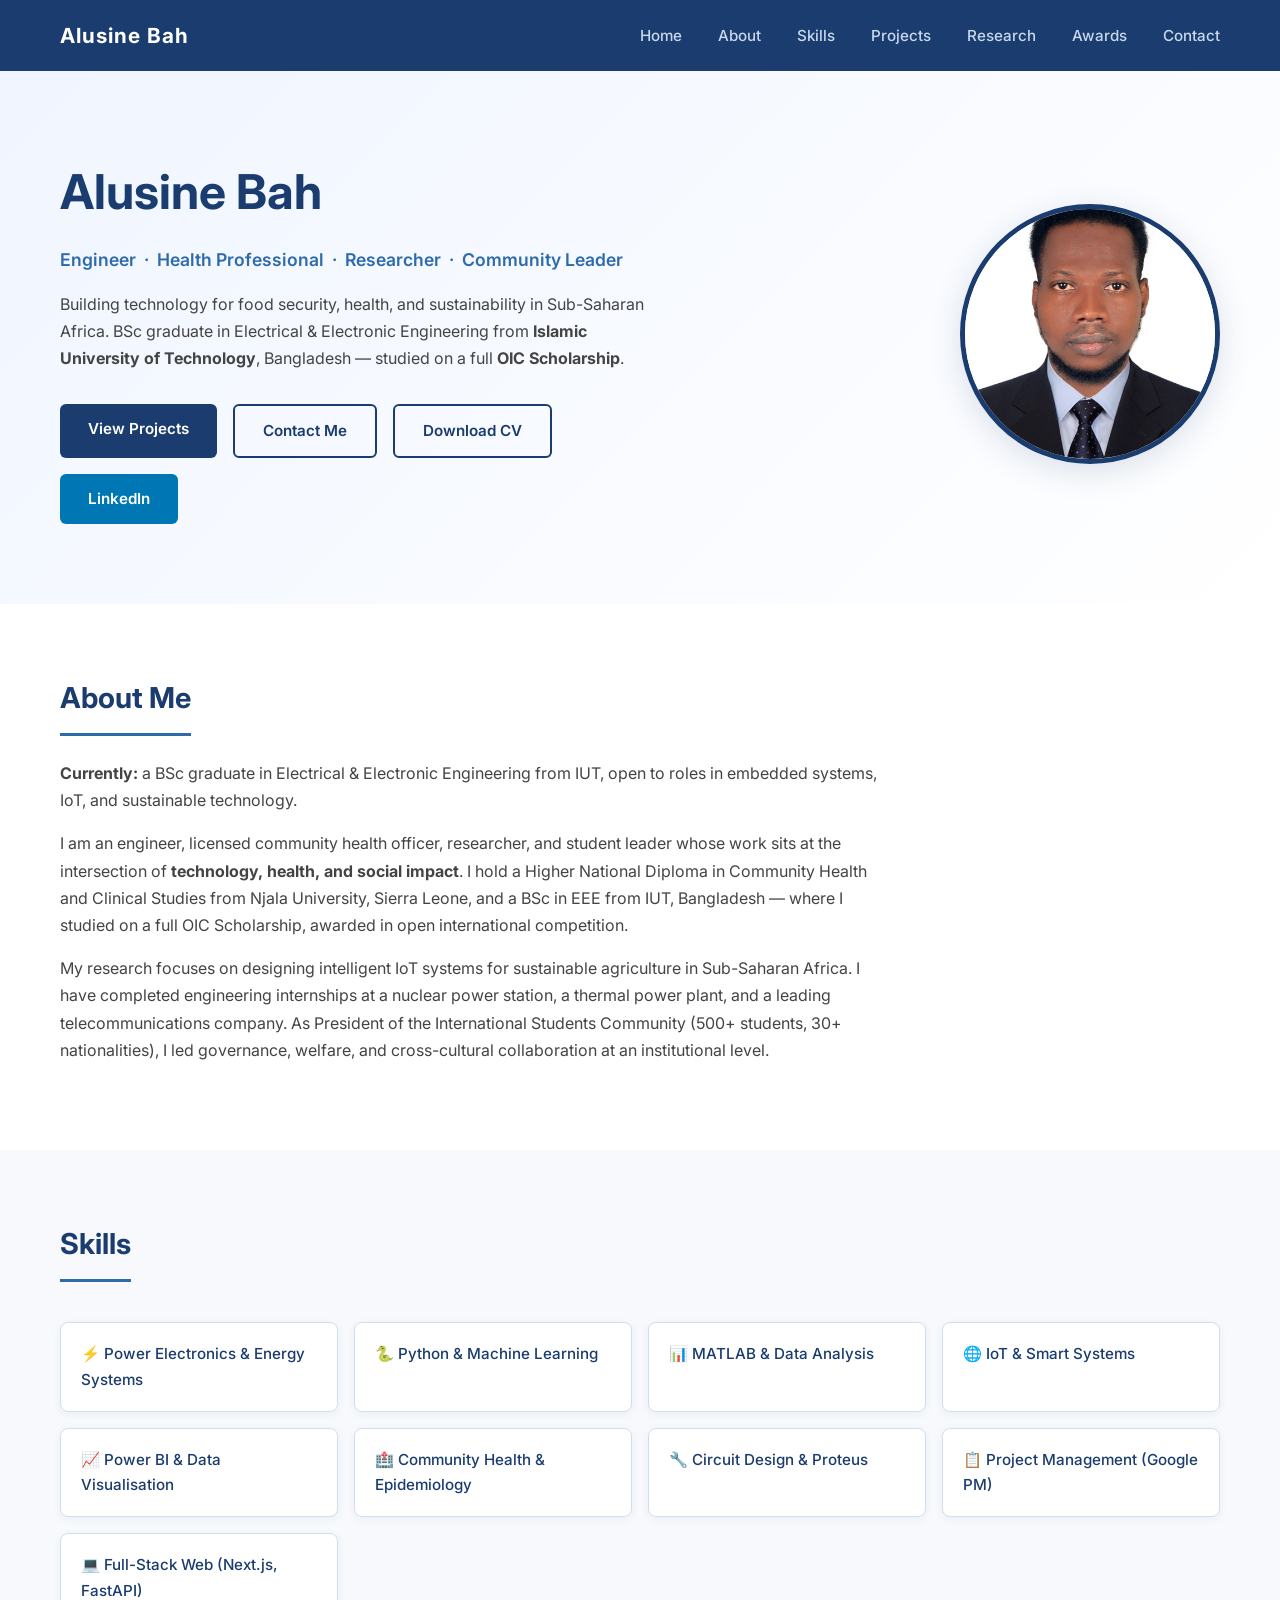
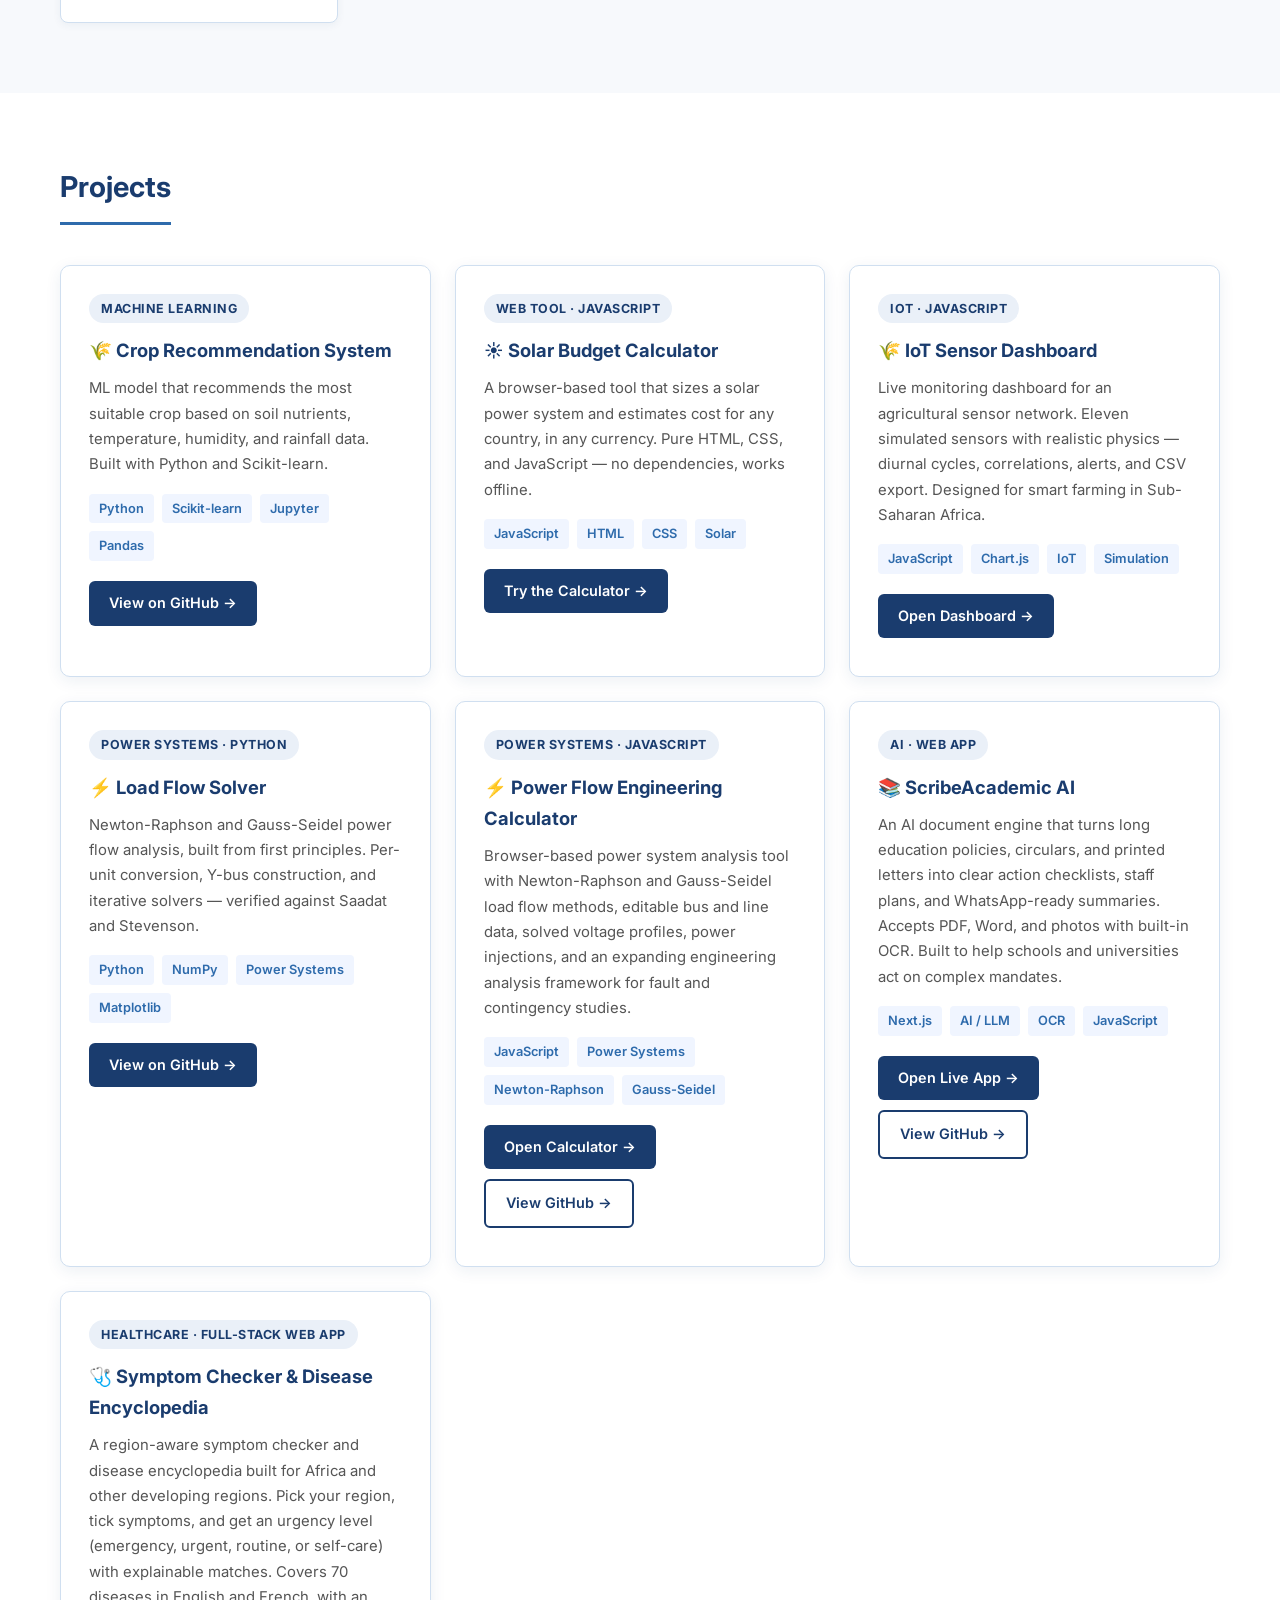
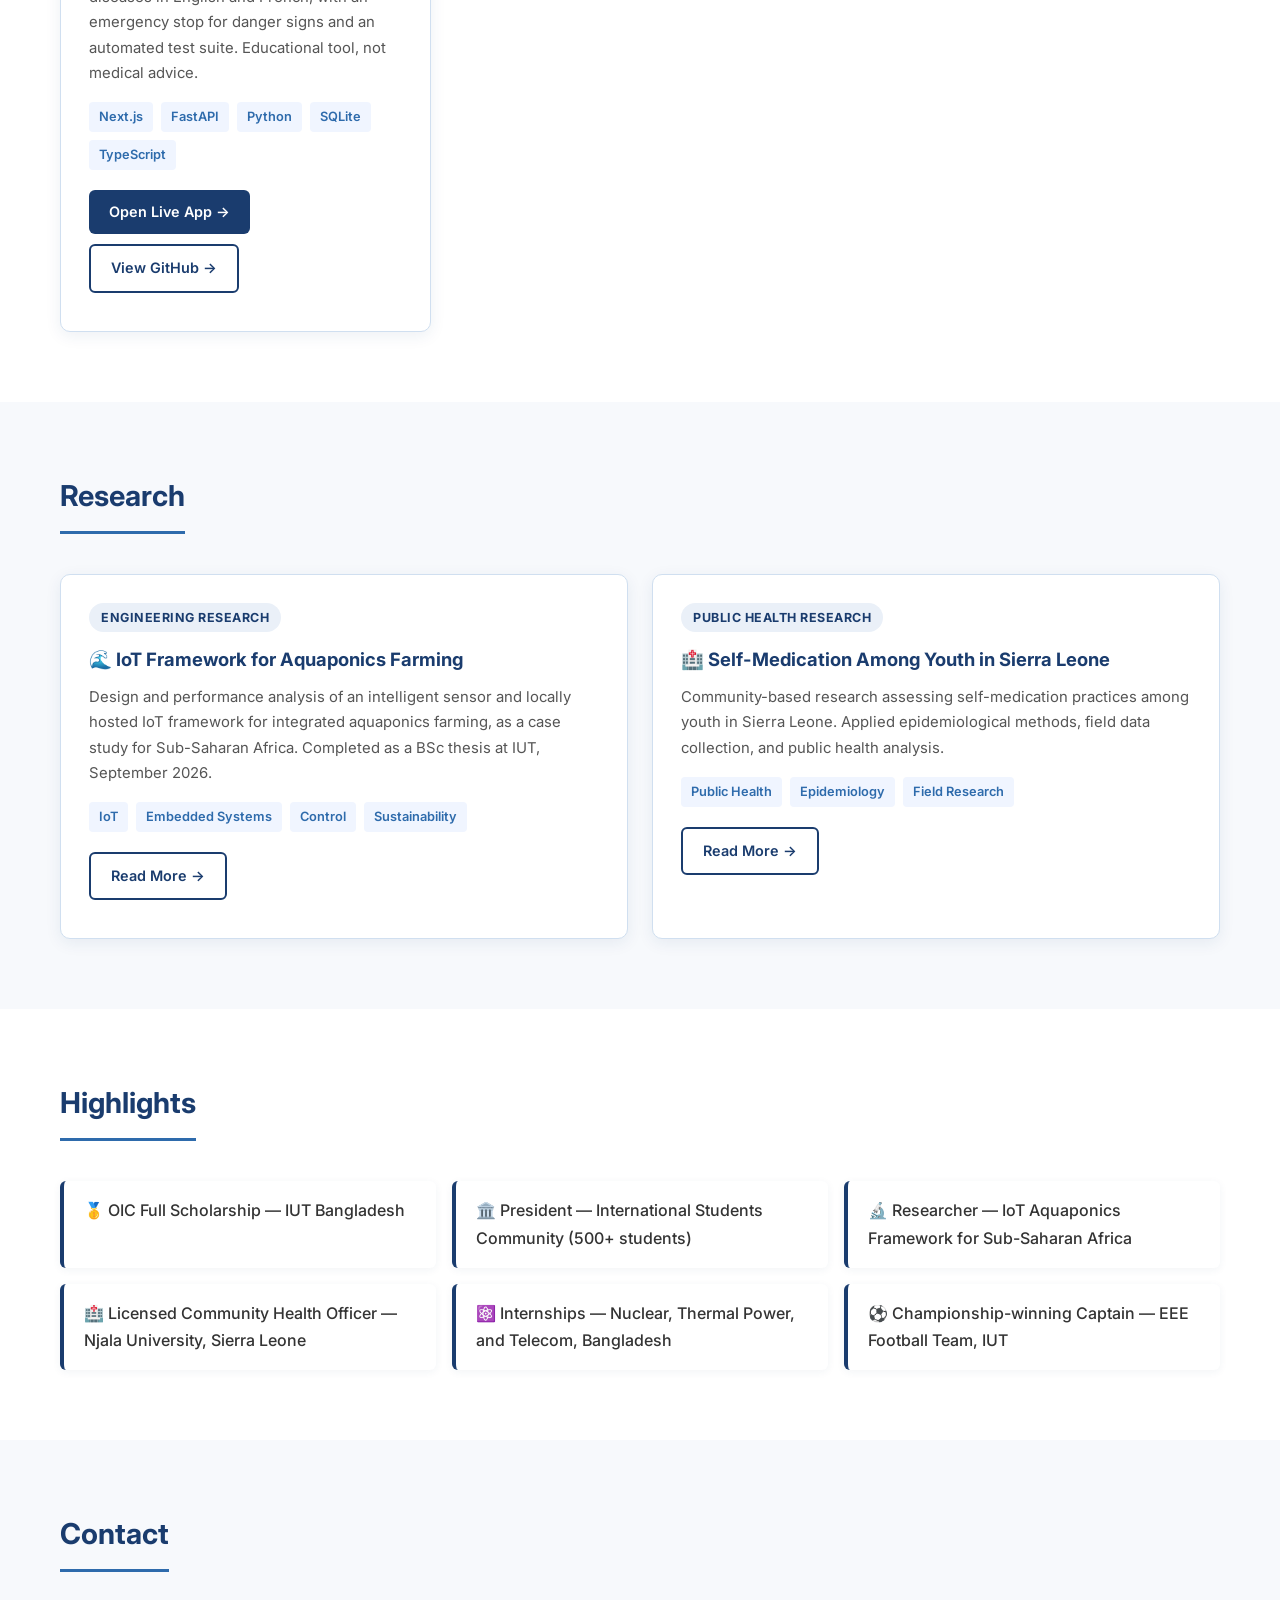
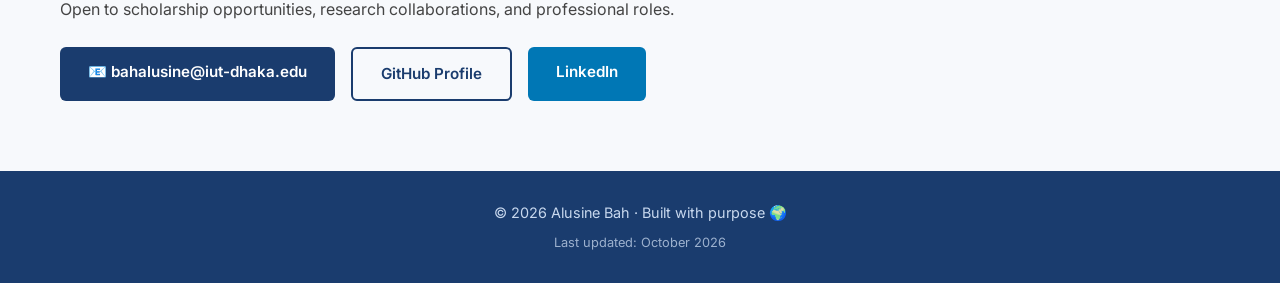
<file: index.html>
<!DOCTYPE html>
<html lang="en">
<head>
    <!-- Google tag (gtag.js) -->
  <script async src="https://www.googletagmanager.com/gtag/js?id=G-558FV3DWNY"></script>
  <script>
    window.dataLayer = window.dataLayer || [];
    function gtag(){dataLayer.push(arguments);}
    gtag('js', new Date());
    gtag('config', 'G-558FV3DWNY');
  </script>
  <meta charset="UTF-8" />
  <meta name="viewport" content="width=device-width, initial-scale=1.0"/>
  <title>Alusine Bah | Engineer &amp; Researcher</title>
  <link rel="stylesheet" href="style.css"/>
  <link href="https://fonts.googleapis.com/css2?family=Inter:wght@300;400;600;700&display=swap" rel="stylesheet"/>
</head>

<body>

  <!-- NAVBAR -->
  <nav class="navbar">
    <div class="nav-logo">Alusine Bah</div>
    <div class="nav-links">
      <a href="index.html">Home</a>
      <a href="index.html#about">About</a>
      <a href="#skills">Skills</a>
      <a href="#projects">Projects</a>
      <a href="research.html">Research</a>
      <a href="awards.html">Awards</a>
      <a href="#contact">Contact</a>
    </div>
  </nav>

  <!-- HERO -->
  <section class="hero">
    <div class="hero-text">
      <h1>Alusine Bah</h1>
      <p class="hero-subtitle">
        Engineer &nbsp;·&nbsp; Health Professional &nbsp;·&nbsp; Researcher &nbsp;·&nbsp; Community Leader
      </p>
      <p class="hero-desc">
        Building technology for food security, health, and sustainability
        in Sub-Saharan Africa. BSc graduate in Electrical &amp; Electronic
        Engineering from <strong>Islamic University of Technology</strong>,
        Bangladesh — studied on a full <strong>OIC Scholarship</strong>.
      </p>
      <div class="hero-btns">
        <a href="#projects" class="btn btn-primary">View Projects</a>
        <a href="#contact" class="btn btn-secondary">Contact Me</a>
        <a href="Alusine_Bah_CV_final.pdf" target="_blank" class="btn btn-secondary">Download CV</a>
        <a href="https://www.linkedin.com/in/alusine-bah" target="_blank" class="btn btn-linkedin">LinkedIn</a>
      </div>
    </div>
    <div class="hero-img">
      <img src="profile.jpg" alt="Alusine Bah"/>
    </div>
  </section>

  <!-- ABOUT -->
  <section class="section" id="about">
    <h2>About Me</h2>
    <p>
      <strong>Currently:</strong> a BSc graduate in Electrical &amp;
      Electronic Engineering from IUT, open to roles in embedded systems,
      IoT, and sustainable technology.
    </p>
    <p>
      I am an engineer, licensed community health officer, researcher, and
      student leader whose work sits at the intersection of
      <strong>technology, health, and social impact</strong>. I hold a Higher
      National Diploma in Community Health and Clinical Studies from Njala
      University, Sierra Leone, and a BSc in EEE from IUT,
      Bangladesh — where I studied on a full OIC Scholarship, awarded in open
      international competition.
    </p>
    <p>
      My research focuses on designing intelligent IoT systems for
      sustainable agriculture in Sub-Saharan Africa. I have completed
      engineering internships at a nuclear power station, a thermal power
      plant, and a leading telecommunications company. As President of the
      International Students Community (500+ students, 30+ nationalities),
      I led governance, welfare, and cross-cultural collaboration at an
      institutional level.
    </p>
  </section>

  <!-- SKILLS -->
  <section class="section section-gray" id="skills">
    <h2>Skills</h2>
    <div class="skills-grid">
      <div class="skill-card">⚡ Power Electronics &amp; Energy Systems</div>
      <div class="skill-card">🐍 Python &amp; Machine Learning</div>
      <div class="skill-card">📊 MATLAB &amp; Data Analysis</div>
      <div class="skill-card">🌐 IoT &amp; Smart Systems</div>
      <div class="skill-card">📈 Power BI &amp; Data Visualisation</div>
      <div class="skill-card">🏥 Community Health &amp; Epidemiology</div>
      <div class="skill-card">🔧 Circuit Design &amp; Proteus</div>
      <div class="skill-card">📋 Project Management (Google PM)</div>
      <div class="skill-card">💻 Full-Stack Web (Next.js, FastAPI)</div>
    </div>
  </section>

  <!-- PROJECTS -->
  <section class="section" id="projects">
    <h2>Projects</h2>
    <div class="projects-grid">

      <div class="project-card">
        <div class="project-tag">Machine Learning</div>
        <h3>🌾 Crop Recommendation System</h3>
        <p>
          ML model that recommends the most suitable crop based on soil
          nutrients, temperature, humidity, and rainfall data. Built with
          Python and Scikit-learn.
        </p>
        <div class="project-tech">
          <span>Python</span><span>Scikit-learn</span><span>Jupyter</span><span>Pandas</span>
        </div>
        <a href="https://github.com/Alusine-bah/crop-recommendation-system"
           target="_blank" class="btn btn-primary">View on GitHub →</a>
      </div>

      <div class="project-card">
        <div class="project-tag">Web Tool · JavaScript</div>
        <h3>☀️ Solar Budget Calculator</h3>
        <p>
          A browser-based tool that sizes a solar power system and estimates
          cost for any country, in any currency. Pure HTML, CSS, and
          JavaScript — no dependencies, works offline.
        </p>
        <div class="project-tech">
          <span>JavaScript</span><span>HTML</span><span>CSS</span><span>Solar</span>
        </div>
        <a href="https://alusine-bah.github.io/solar-budget-calculator/"
           target="_blank" class="btn btn-primary">Try the Calculator →</a>
      </div>

      <div class="project-card">
        <div class="project-tag">IoT · JavaScript</div>
        <h3>🌾 IoT Sensor Dashboard</h3>
        <p>
          Live monitoring dashboard for an agricultural sensor network.
          Eleven simulated sensors with realistic physics — diurnal cycles,
          correlations, alerts, and CSV export. Designed for smart farming
          in Sub-Saharan Africa.
        </p>
        <div class="project-tech">
          <span>JavaScript</span><span>Chart.js</span><span>IoT</span><span>Simulation</span>
        </div>
        <a href="https://alusine-bah.github.io/iot-sensor-dashboard/"
           target="_blank" class="btn btn-primary">Open Dashboard →</a>
      </div>

      <div class="project-card">
        <div class="project-tag">Power Systems · Python</div>
        <h3>⚡ Load Flow Solver</h3>
        <p>
          Newton-Raphson and Gauss-Seidel power flow analysis, built from
          first principles. Per-unit conversion, Y-bus construction, and
          iterative solvers — verified against Saadat and Stevenson.
        </p>
        <div class="project-tech">
          <span>Python</span><span>NumPy</span><span>Power Systems</span><span>Matplotlib</span>
        </div>
        <a href="https://github.com/Alusine-bah/load-flow-solver"
           target="_blank" class="btn btn-primary">View on GitHub →</a>
      </div>

      <div class="project-card">
        <div class="project-tag">Power Systems · JavaScript</div>
        <h3>⚡ Power Flow Engineering Calculator</h3>
        <p>
          Browser-based power system analysis tool with Newton-Raphson and
          Gauss-Seidel load flow methods, editable bus and line data, solved
          voltage profiles, power injections, and an expanding engineering
          analysis framework for fault and contingency studies.
        </p>
        <div class="project-tech">
          <span>JavaScript</span><span>Power Systems</span><span>Newton-Raphson</span><span>Gauss-Seidel</span>
        </div>
        <a href="https://alusine-bah.github.io/load-flow-calculator/"
           target="_blank" class="btn btn-primary">Open Calculator →</a>
        <a href="https://github.com/Alusine-bah/load-flow-calculator"
           target="_blank" class="btn btn-secondary">View GitHub →</a>
      </div>

      <div class="project-card">
        <div class="project-tag">AI · Web App</div>
        <h3>📚 ScribeAcademic AI</h3>
        <p>
          An AI document engine that turns long education policies, circulars,
          and printed letters into clear action checklists, staff plans, and
          WhatsApp-ready summaries. Accepts PDF, Word, and photos with built-in OCR.
          Built to help schools and universities act on complex mandates.
        </p>
        <div class="project-tech">
          <span>Next.js</span><span>AI / LLM</span><span>OCR</span><span>JavaScript</span>
        </div>
        <a href="https://scribe-academic-ai.vercel.app"
           target="_blank" class="btn btn-primary">Open Live App →</a>
        <a href="https://github.com/Alusine-bah/scribe-academic-ai"
           target="_blank" class="btn btn-secondary">View GitHub →</a>
      </div>

      <div class="project-card">
        <div class="project-tag">Healthcare · Full-Stack Web App</div>
        <h3>🩺 Symptom Checker &amp; Disease Encyclopedia</h3>
        <p>
          A region-aware symptom checker and disease encyclopedia built for
          Africa and other developing regions. Pick your region, tick symptoms,
          and get an urgency level (emergency, urgent, routine, or self-care)
          with explainable matches. Covers 70 diseases in English and French,
          with an emergency stop for danger signs and an automated test suite.
          Educational tool, not medical advice.
        </p>
        <div class="project-tech">
          <span>Next.js</span><span>FastAPI</span><span>Python</span><span>SQLite</span><span>TypeScript</span>
        </div>
        <a href="https://symptom-checker-livid.vercel.app"
           target="_blank" class="btn btn-primary">Open Live App →</a>
        <a href="https://github.com/Alusine-bah/symptom-checker"
           target="_blank" class="btn btn-secondary">View GitHub →</a>
      </div>

    </div>
  </section>

  <!-- RESEARCH -->
  <section class="section section-gray" id="research">
    <h2>Research</h2>
    <div class="projects-grid">

      <div class="project-card">
        <div class="project-tag">Engineering Research</div>
        <h3>🌊 IoT Framework for Aquaponics Farming</h3>
        <p>
          Design and performance analysis of an intelligent sensor and locally
          hosted IoT framework for integrated aquaponics farming, as a case
          study for Sub-Saharan Africa. Completed as a BSc thesis at IUT,
          September 2026.
        </p>
        <div class="project-tech">
          <span>IoT</span><span>Embedded Systems</span><span>Control</span><span>Sustainability</span>
        </div>
        <a href="research.html" class="btn btn-secondary">Read More →</a>
      </div>

      <div class="project-card">
        <div class="project-tag">Public Health Research</div>
        <h3>🏥 Self-Medication Among Youth in Sierra Leone</h3>
        <p>
          Community-based research assessing self-medication practices among
          youth in Sierra Leone. Applied epidemiological methods, field data
          collection, and public health analysis.
        </p>
        <div class="project-tech">
          <span>Public Health</span><span>Epidemiology</span><span>Field Research</span>
        </div>
        <a href="research.html" class="btn btn-secondary">Read More →</a>
      </div>

    </div>
  </section>

  <!-- HIGHLIGHTS -->
  <section class="section">
    <h2>Highlights</h2>
    <div class="highlights-grid">
      <div class="highlight">🥇 OIC Full Scholarship — IUT Bangladesh</div>
      <div class="highlight">🏛️ President — International Students Community (500+ students)</div>
      <div class="highlight">🔬 Researcher — IoT Aquaponics Framework for Sub-Saharan Africa</div>
      <div class="highlight">🏥 Licensed Community Health Officer — Njala University, Sierra Leone</div>
      <div class="highlight">⚛️ Internships — Nuclear, Thermal Power, and Telecom, Bangladesh</div>
      <div class="highlight">⚽ Championship-winning Captain — EEE Football Team, IUT</div>
    </div>
  </section>

  <!-- CONTACT -->
  <section class="section section-gray" id="contact">
    <h2>Contact</h2>
    <p>Open to scholarship opportunities, research collaborations, and professional roles.</p>
    <div class="contact-links">
      <a href="mailto:bahalusine@iut-dhaka.edu" class="btn btn-primary">
        📧 bahalusine@iut-dhaka.edu
      </a>
      <a href="https://github.com/Alusine-bah" target="_blank" class="btn btn-secondary">
        GitHub Profile
      </a>
      <a href="https://www.linkedin.com/in/alusine-bah" target="_blank" class="btn btn-linkedin">
        LinkedIn
      </a>
    </div>
  </section>

  <!-- FOOTER -->
  <footer>
    <p>© 2026 Alusine Bah · Built with purpose 🌍</p>
    <p style="font-size:0.8rem; margin-top:6px;">Last updated: October 2026</p>
  </footer>

</body>
</html>
</file>
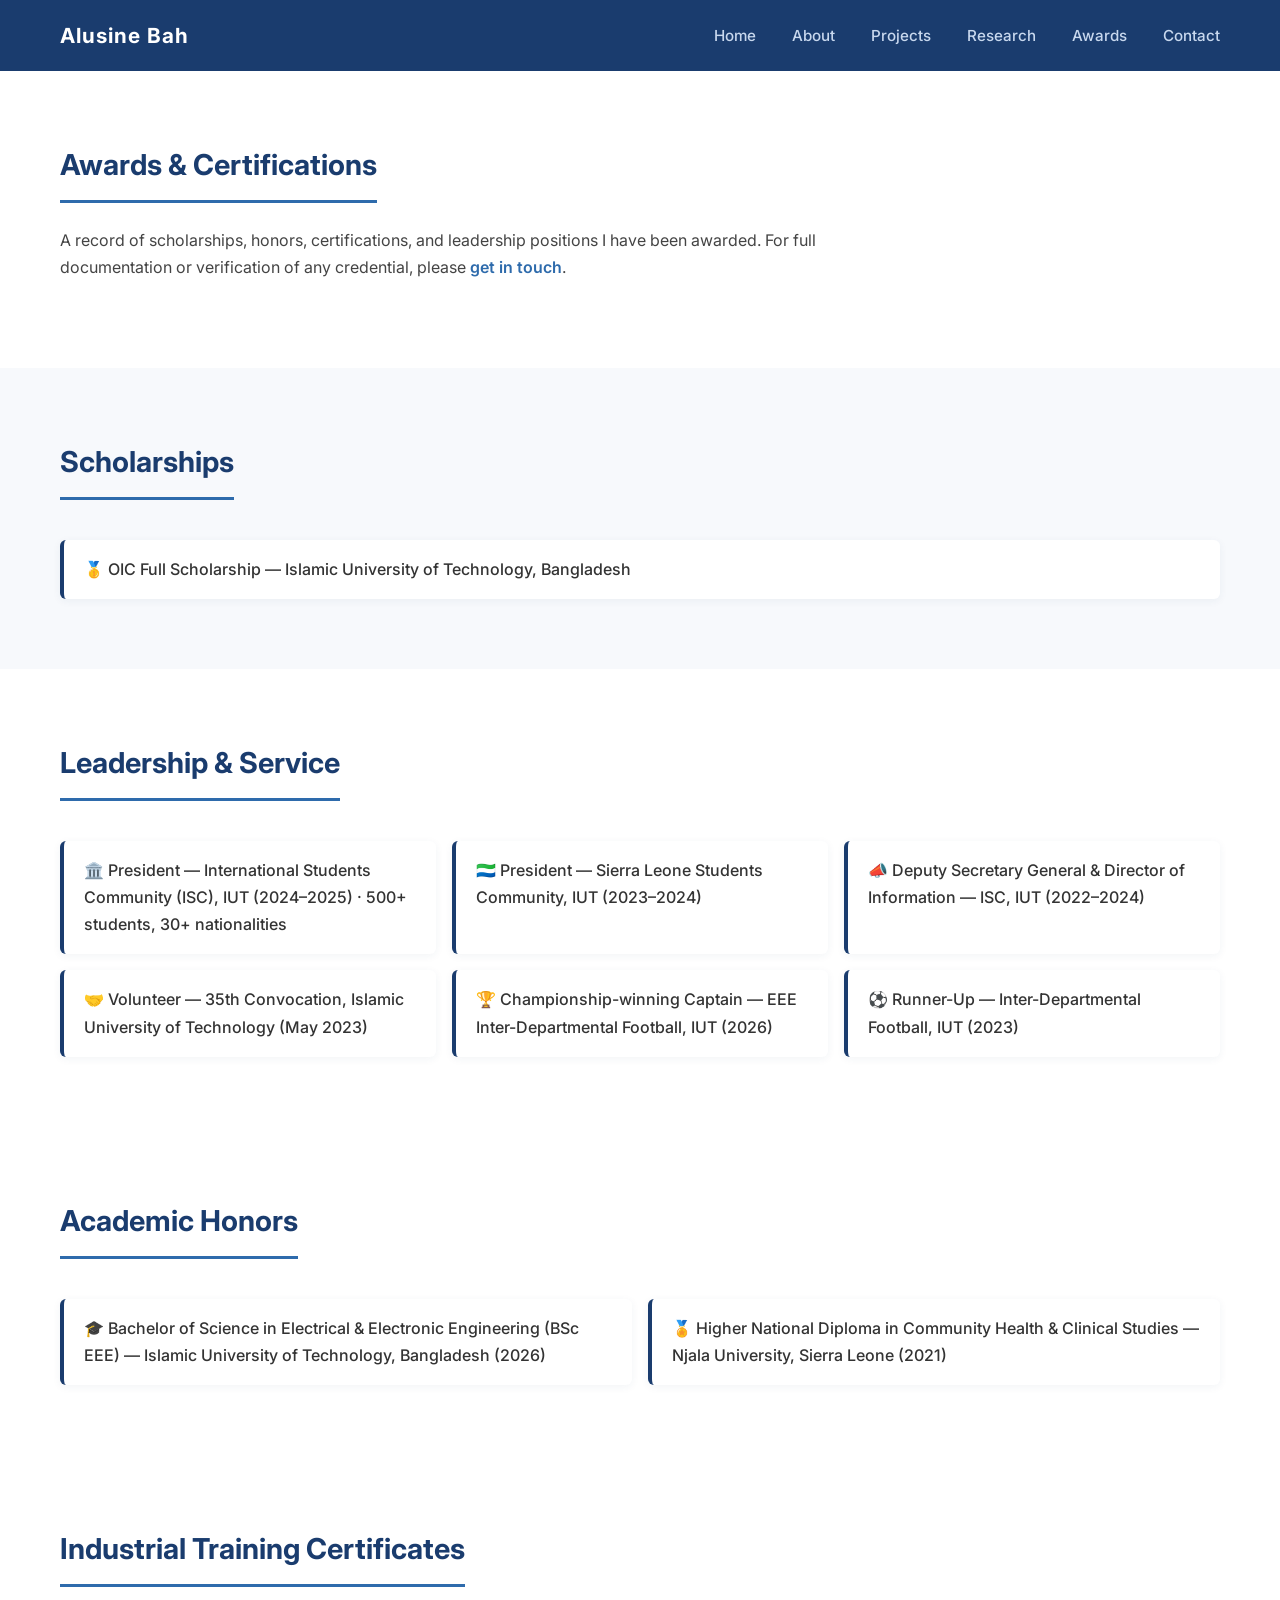
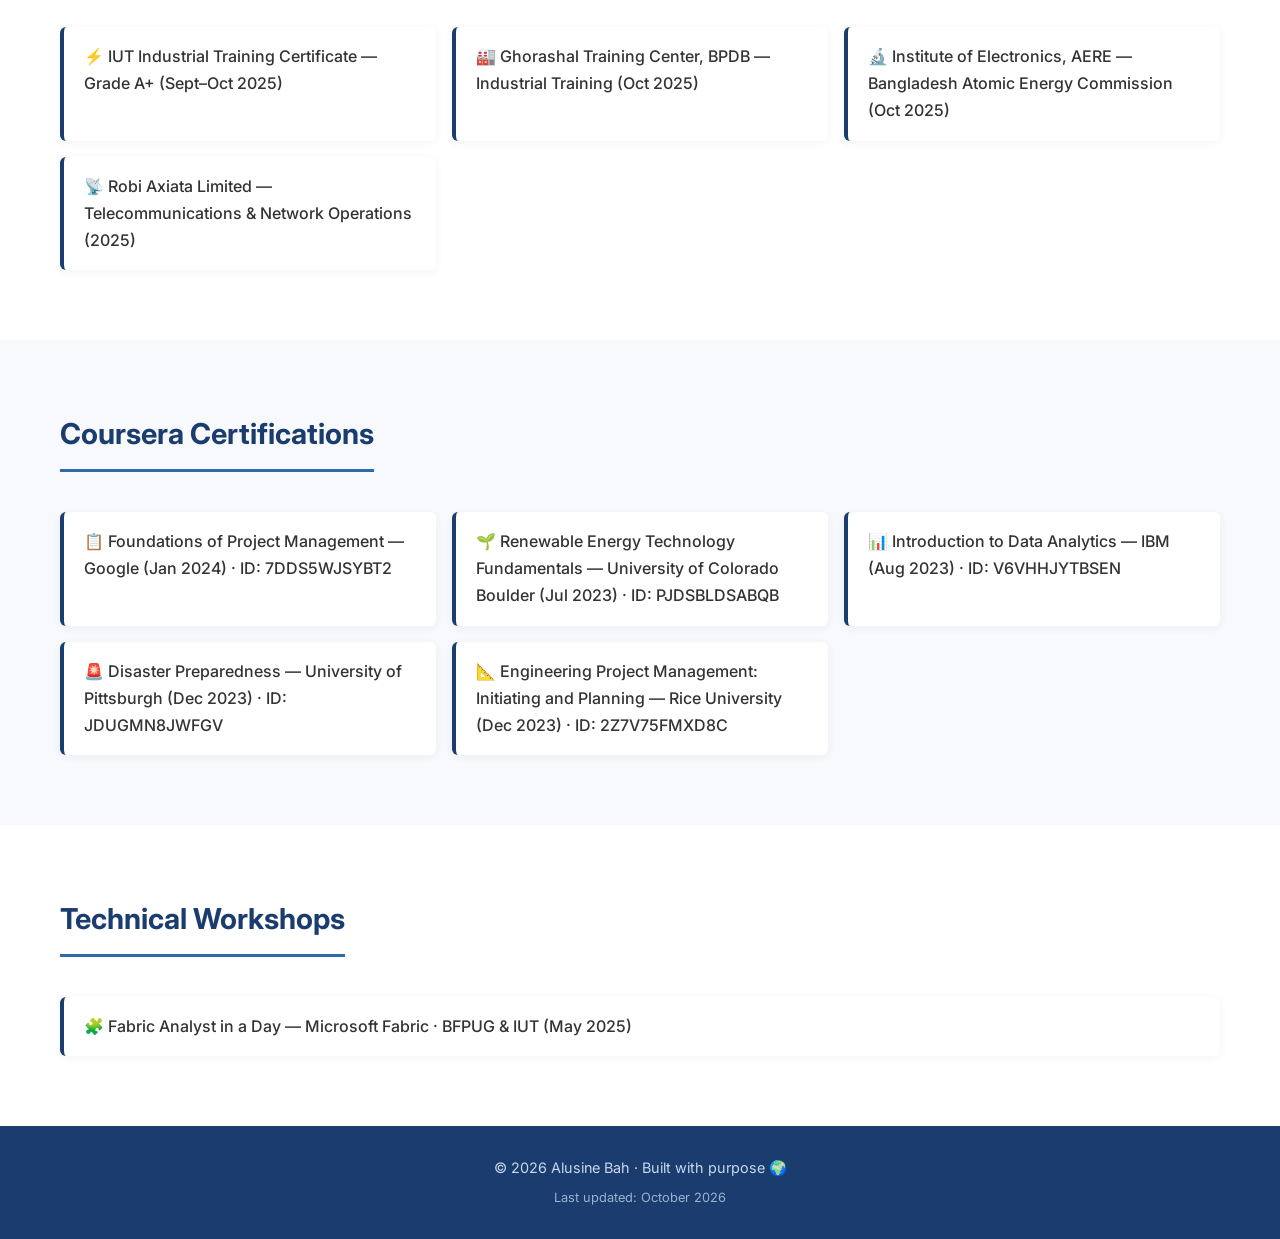
<file: awards.html>
<!DOCTYPE html>
<html lang="en">
<head>
    <!-- Google tag (gtag.js) -->
  <script async src="https://www.googletagmanager.com/gtag/js?id=G-558FV3DWNY"></script>
  <script>
    window.dataLayer = window.dataLayer || [];
    function gtag(){dataLayer.push(arguments);}
    gtag('js', new Date());
    gtag('config', 'G-558FV3DWNY');
  </script>
  <meta charset="UTF-8" />
  <meta name="viewport" content="width=device-width, initial-scale=1.0"/>
  <title>Awards & Certifications | Alusine Bah</title>
  <link rel="stylesheet" href="style.css"/>
  <link href="https://fonts.googleapis.com/css2?family=Inter:wght@300;400;600;700&display=swap" rel="stylesheet"/>
</head>

<body>

  <!-- NAVBAR -->
  <nav class="navbar">
    <div class="nav-logo">Alusine Bah</div>
    <div class="nav-links">
      <a href="index.html">Home</a>
      <a href="index.html#about">About</a>
      <a href="index.html#projects">Projects</a>
      <a href="research.html">Research</a>
      <a href="awards.html">Awards</a>
      <a href="index.html#contact">Contact</a>
    </div>
  </nav>

  <!-- PAGE HEADER -->
  <section class="section">
    <h2>Awards & Certifications</h2>
    <p>
      A record of scholarships, honors, certifications, and leadership
      positions I have been awarded. For full documentation or verification
      of any credential, please
      <a href="index.html#contact" style="color:#2E6BAC; font-weight:600;">get in touch</a>.
    </p>
  </section>

  <!-- SCHOLARSHIPS -->
  <section class="section section-gray">
    <h2>Scholarships</h2>
    <div class="highlights-grid">
      <div class="highlight">
        🥇 OIC Full Scholarship — Islamic University of Technology, Bangladesh
      </div>
    </div>
  </section>

  <!-- LEADERSHIP & SERVICE -->
  <section class="section">
    <h2>Leadership & Service</h2>
    <div class="highlights-grid">
      <div class="highlight">
        🏛️ President — International Students Community (ISC), IUT (2024–2025) · 500+ students, 30+ nationalities
      </div>
      <div class="highlight">
        🇸🇱 President — Sierra Leone Students Community, IUT (2023–2024)
      </div>
      <div class="highlight">
        📣 Deputy Secretary General & Director of Information — ISC, IUT (2022–2024)
      </div>
      <div class="highlight">
        🤝 Volunteer — 35th Convocation, Islamic University of Technology (May 2023)
      </div>
            <div class="highlight">
        🏆 Championship-winning Captain — EEE Inter-Departmental Football, IUT (2026)
      </div>
      <div class="highlight">
        ⚽ Runner-Up — Inter-Departmental Football, IUT (2023)
      </div>
    </div>
  </section>

   <!-- ACADEMIC HONORS -->
  <section class="section">
    <h2>Academic Honors</h2>
    <div class="highlights-grid">
      <div class="highlight">
        🎓 Bachelor of Science in Electrical & Electronic Engineering (BSc EEE) — Islamic University of Technology, Bangladesh (2026)
      </div>
      <div class="highlight">
        🏅 Higher National Diploma in Community Health & Clinical Studies — Njala University, Sierra Leone (2021)
      </div>
    </div>
  </section>

  <!-- INDUSTRIAL TRAINING CERTIFICATES -->
  <section class="section">
    <h2>Industrial Training Certificates</h2>
    <div class="highlights-grid">
      <div class="highlight">
        ⚡ IUT Industrial Training Certificate — Grade A+ (Sept–Oct 2025)
      </div>
      <div class="highlight">
        🏭 Ghorashal Training Center, BPDB — Industrial Training (Oct 2025)
      </div>
      <div class="highlight">
        🔬 Institute of Electronics, AERE — Bangladesh Atomic Energy Commission (Oct 2025)
      </div>
      <div class="highlight">
        📡 Robi Axiata Limited — Telecommunications & Network Operations (2025)
      </div>
    </div>
  </section>

  <!-- COURSERA CERTIFICATIONS -->
  <section class="section section-gray">
    <h2>Coursera Certifications</h2>
    <div class="highlights-grid">
      <div class="highlight">
        📋 Foundations of Project Management — Google (Jan 2024) · ID: 7DDS5WJSYBT2
      </div>
      <div class="highlight">
        🌱 Renewable Energy Technology Fundamentals — University of Colorado Boulder (Jul 2023) · ID: PJDSBLDSABQB
      </div>
      <div class="highlight">
        📊 Introduction to Data Analytics — IBM (Aug 2023) · ID: V6VHHJYTBSEN
      </div>
      <div class="highlight">
        🚨 Disaster Preparedness — University of Pittsburgh (Dec 2023) · ID: JDUGMN8JWFGV
      </div>
      <div class="highlight">
        📐 Engineering Project Management: Initiating and Planning — Rice University (Dec 2023) · ID: 2Z7V75FMXD8C
      </div>
    </div>
  </section>

  <!-- TECHNICAL WORKSHOPS -->
  <section class="section">
    <h2>Technical Workshops</h2>
    <div class="highlights-grid">
      <div class="highlight">
        🧩 Fabric Analyst in a Day — Microsoft Fabric · BFPUG & IUT (May 2025)
      </div>
    </div>
  </section>

  <!-- FOOTER -->
  <footer>
    <p>© 2026 Alusine Bah · Built with purpose 🌍</p>
    <p style="font-size:0.8rem; margin-top:6px;">Last updated: October 2026</p>
  </footer>

</body>
</html>
</file>
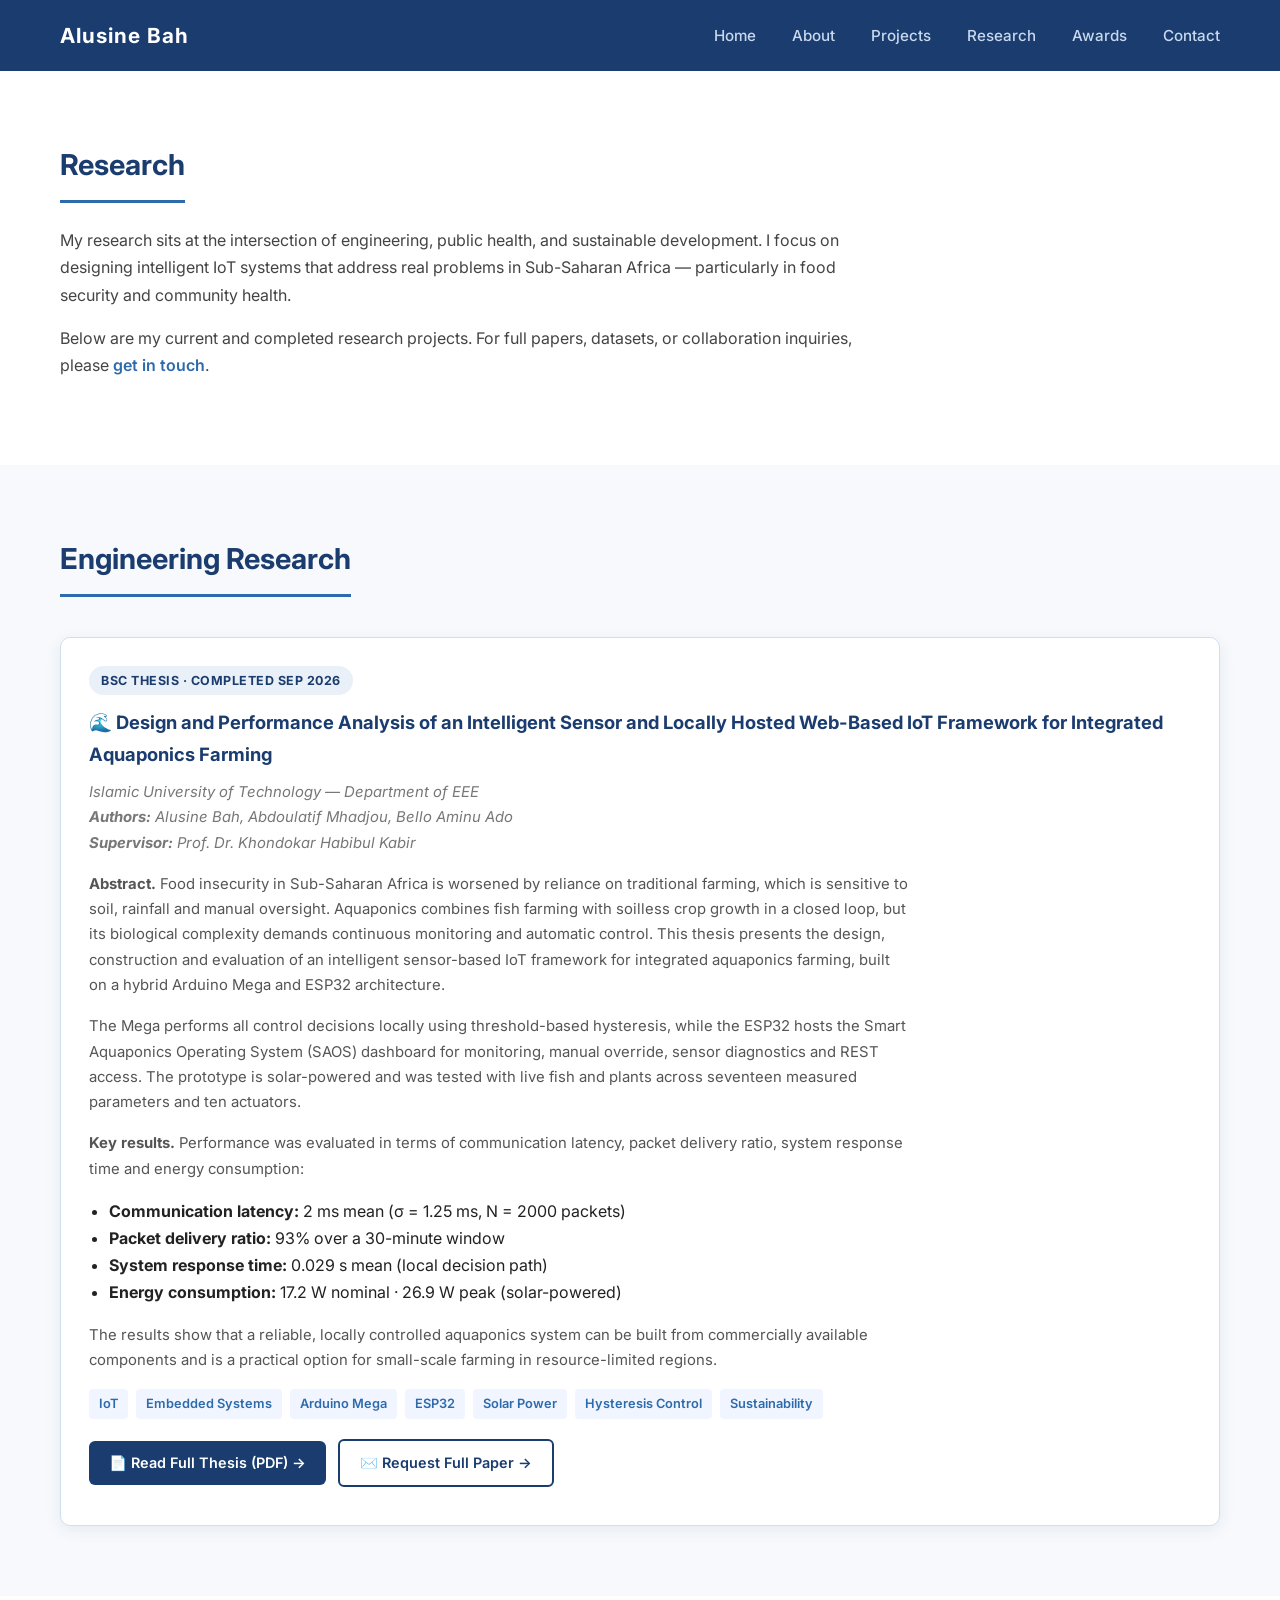
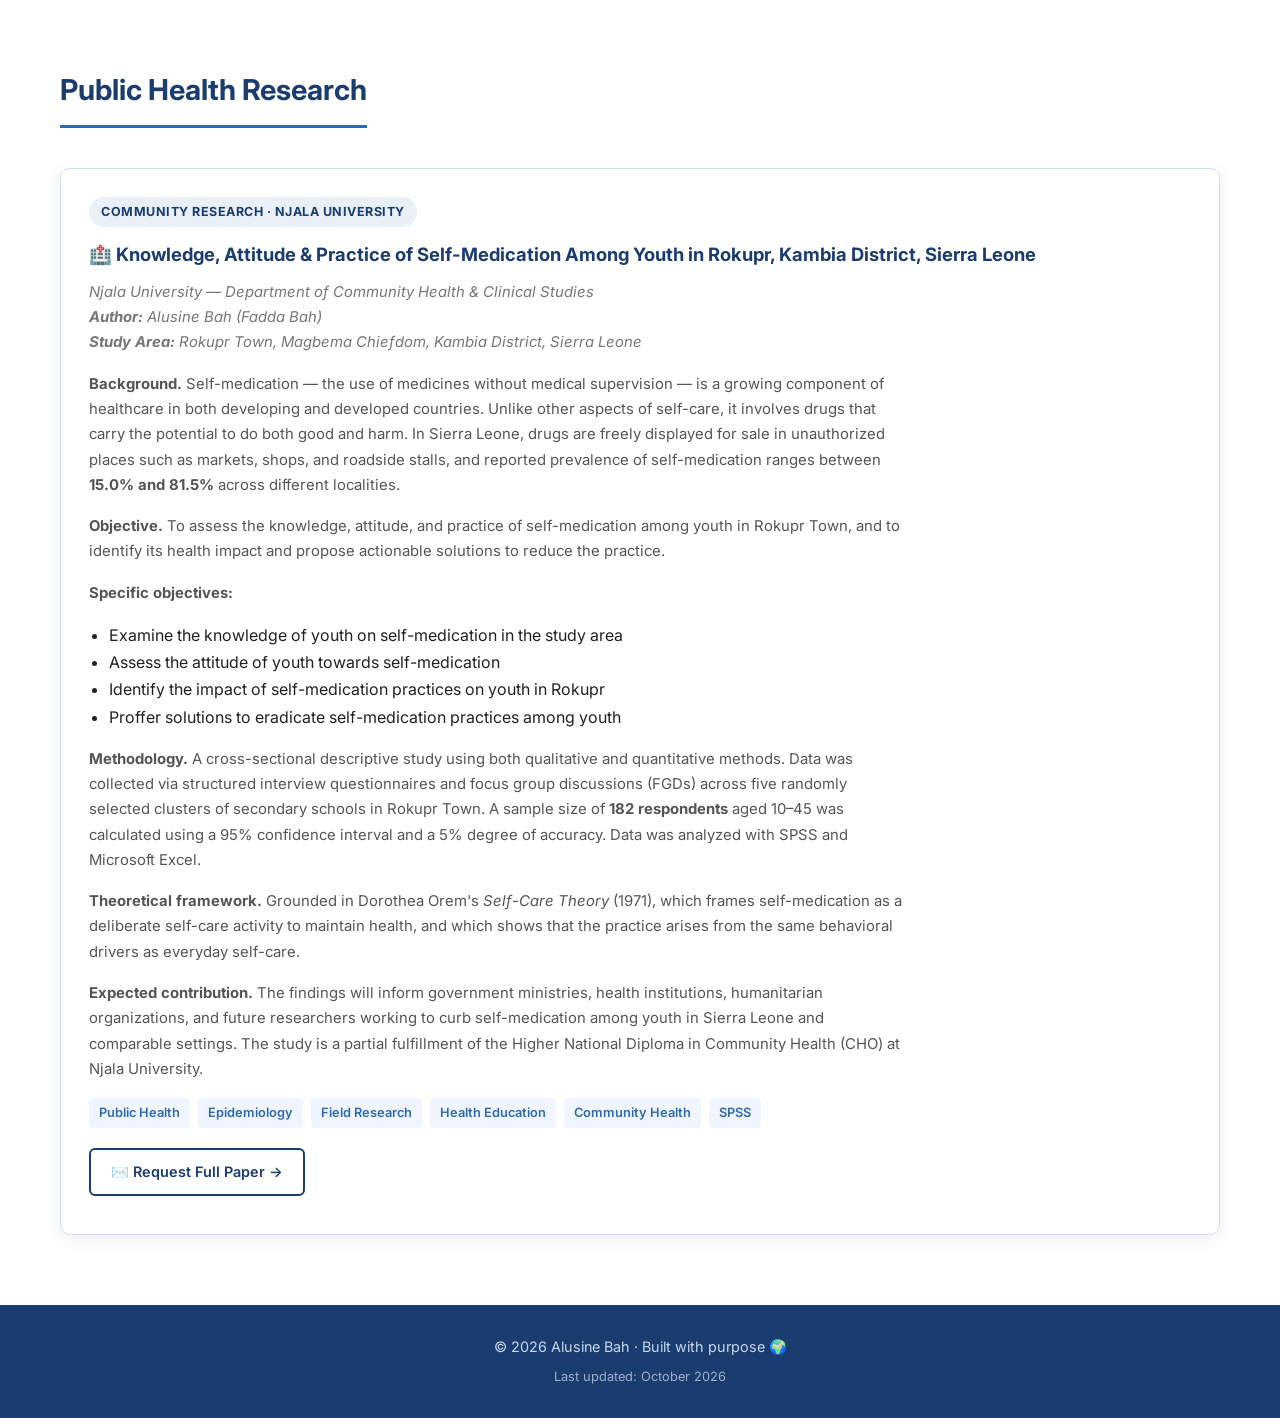
<file: research.html>
<!DOCTYPE html>
<html lang="en">
<head>
    <!-- Google tag (gtag.js) -->
  <script async src="https://www.googletagmanager.com/gtag/js?id=G-558FV3DWNY"></script>
  <script>
    window.dataLayer = window.dataLayer || [];
    function gtag(){dataLayer.push(arguments);}
    gtag('js', new Date());
    gtag('config', 'G-558FV3DWNY');
  </script>
  <meta charset="UTF-8" />
  <meta name="viewport" content="width=device-width, initial-scale=1.0"/>
  <title>Research | Alusine Bah</title>
  <link rel="stylesheet" href="style.css"/>
  <link href="https://fonts.googleapis.com/css2?family=Inter:wght@300;400;600;700&display=swap" rel="stylesheet"/>
</head>

<body>

  <!-- NAVBAR -->
  <nav class="navbar">
    <div class="nav-logo">Alusine Bah</div>
    <div class="nav-links">
      <a href="index.html">Home</a>
      <a href="index.html#about">About</a>
      <a href="index.html#projects">Projects</a>
      <a href="research.html">Research</a>
      <a href="awards.html">Awards</a>
      <a href="index.html#contact">Contact</a>
    </div>
  </nav>

  <!-- PAGE HEADER -->
  <section class="section">
    <h2>Research</h2>
    <p>
      My research sits at the intersection of engineering, public health,
      and sustainable development. I focus on designing intelligent IoT
      systems that address real problems in Sub-Saharan Africa — particularly
      in food security and community health.
    </p>
    <p>
      Below are my current and completed research projects. For full papers,
      datasets, or collaboration inquiries, please
      <a href="index.html#contact" style="color:#2E6BAC; font-weight:600;">get in touch</a>.
    </p>
  </section>

  <!-- ENGINEERING RESEARCH -->
  <section class="section section-gray">
    <h2>Engineering Research</h2>
    <div class="projects-grid">

      <div class="project-card">
        <div class="project-tag">BSc Thesis · Completed Sep 2026</div>
        <h3>🌊 Design and Performance Analysis of an Intelligent Sensor and Locally Hosted Web-Based IoT Framework for Integrated Aquaponics Farming</h3>
        <p style="color:#777; font-style:italic; margin-bottom:16px;">
          Islamic University of Technology — Department of EEE<br>
          <strong>Authors:</strong> Alusine Bah, Abdoulatif Mhadjou, Bello Aminu Ado<br>
          <strong>Supervisor:</strong> Prof. Dr. Khondokar Habibul Kabir
        </p>

        <p>
          <strong>Abstract.</strong> Food insecurity in Sub-Saharan Africa is worsened
          by reliance on traditional farming, which is sensitive to soil, rainfall
          and manual oversight. Aquaponics combines fish farming with soilless crop
          growth in a closed loop, but its biological complexity demands continuous
          monitoring and automatic control. This thesis presents the design,
          construction and evaluation of an intelligent sensor-based IoT framework
          for integrated aquaponics farming, built on a hybrid Arduino Mega and
          ESP32 architecture.
        </p>

        <p>
          The Mega performs all control decisions locally using threshold-based
          hysteresis, while the ESP32 hosts the Smart Aquaponics Operating System
          (SAOS) dashboard for monitoring, manual override, sensor diagnostics and
          REST access. The prototype is solar-powered and was tested with live fish
          and plants across seventeen measured parameters and ten actuators.
        </p>

        <p>
          <strong>Key results.</strong> Performance was evaluated in terms of
          communication latency, packet delivery ratio, system response time and
          energy consumption:
        </p>

        <ul style="margin: 8px 0 16px 20px; line-height: 1.7;">
          <li><strong>Communication latency:</strong> 2 ms mean (σ = 1.25 ms, N = 2000 packets)</li>
          <li><strong>Packet delivery ratio:</strong> 93% over a 30-minute window</li>
          <li><strong>System response time:</strong> 0.029 s mean (local decision path)</li>
          <li><strong>Energy consumption:</strong> 17.2 W nominal · 26.9 W peak (solar-powered)</li>
        </ul>

        <p>
          The results show that a reliable, locally controlled aquaponics system
          can be built from commercially available components and is a practical
          option for small-scale farming in resource-limited regions.
        </p>

        <div class="project-tech">
          <span>IoT</span>
          <span>Embedded Systems</span>
          <span>Arduino Mega</span>
          <span>ESP32</span>
          <span>Solar Power</span>
          <span>Hysteresis Control</span>
          <span>Sustainability</span>
        </div>

        <a href="Alusine_Bah_BSc_Thesis_2026.pdf" target="_blank" class="btn btn-primary">📄 Read Full Thesis (PDF) →</a>
        <a href="mailto:bahalusine@iut-dhaka.edu?subject=Request%3A%20BSc%20Thesis%20-%20IoT%20Aquaponics%20Framework&body=Hello%20Alusine%2C%0A%0AI%20came%20across%20your%20BSc%20thesis%20on%20the%20IoT%20Aquaponics%20Framework%20and%20would%20like%20to%20request%20the%20full%20paper%20and%2For%20any%20supporting%20materials.%0A%0AName%3A%20%0AInstitution%3A%20%0APurpose%3A%20%0A%0AThank%20you." class="btn btn-secondary">✉️ Request Full Paper →</a>
      </div>

    </div>
  </section>

  <!-- PUBLIC HEALTH RESEARCH -->
  <section class="section">
    <h2>Public Health Research</h2>
    <div class="projects-grid">

            <div class="project-card">
        <div class="project-tag">Community Research · Njala University</div>
        <h3>🏥 Knowledge, Attitude &amp; Practice of Self-Medication Among Youth in Rokupr, Kambia District, Sierra Leone</h3>
        <p style="color:#777; font-style:italic; margin-bottom:16px;">
          Njala University — Department of Community Health &amp; Clinical Studies<br>
          <strong>Author:</strong> Alusine Bah (Fadda Bah)<br>
          <strong>Study Area:</strong> Rokupr Town, Magbema Chiefdom, Kambia District, Sierra Leone
        </p>

        <p>
          <strong>Background.</strong> Self-medication — the use of medicines
          without medical supervision — is a growing component of healthcare
          in both developing and developed countries. Unlike other aspects of
          self-care, it involves drugs that carry the potential to do both
          good and harm. In Sierra Leone, drugs are freely displayed for sale
          in unauthorized places such as markets, shops, and roadside stalls,
          and reported prevalence of self-medication ranges between
          <strong>15.0% and 81.5%</strong> across different localities.
        </p>

        <p>
          <strong>Objective.</strong> To assess the knowledge, attitude, and
          practice of self-medication among youth in Rokupr Town, and to
          identify its health impact and propose actionable solutions to
          reduce the practice.
        </p>

        <p><strong>Specific objectives:</strong></p>
        <ul style="margin: 8px 0 16px 20px; line-height: 1.7;">
          <li>Examine the knowledge of youth on self-medication in the study area</li>
          <li>Assess the attitude of youth towards self-medication</li>
          <li>Identify the impact of self-medication practices on youth in Rokupr</li>
          <li>Proffer solutions to eradicate self-medication practices among youth</li>
        </ul>

        <p>
          <strong>Methodology.</strong> A cross-sectional descriptive study
          using both qualitative and quantitative methods. Data was collected
          via structured interview questionnaires and focus group discussions
          (FGDs) across five randomly selected clusters of secondary schools
          in Rokupr Town. A sample size of <strong>182 respondents</strong> aged
          10–45 was calculated using a 95% confidence interval and a 5% degree
          of accuracy. Data was analyzed with SPSS and Microsoft Excel.
        </p>

        <p>
          <strong>Theoretical framework.</strong> Grounded in Dorothea Orem's
          <em>Self-Care Theory</em> (1971), which frames self-medication as a
          deliberate self-care activity to maintain health, and which shows
          that the practice arises from the same behavioral drivers as
          everyday self-care.
        </p>

        <p>
          <strong>Expected contribution.</strong> The findings will inform
          government ministries, health institutions, humanitarian organizations,
          and future researchers working to curb self-medication among youth in
          Sierra Leone and comparable settings. The study is a partial
          fulfillment of the Higher National Diploma in Community Health
          (CHO) at Njala University.
        </p>

        <div class="project-tech">
          <span>Public Health</span>
          <span>Epidemiology</span>
          <span>Field Research</span>
          <span>Health Education</span>
          <span>Community Health</span>
          <span>SPSS</span>
        </div>

        <a href="mailto:bahalusine@iut-dhaka.edu?subject=Request%3A%20Self-Medication%20Research%20-%20Sierra%20Leone&body=Hello%20Alusine%2C%0A%0AI%20am%20interested%20in%20your%20research%20on%20self-medication%20among%20youth%20in%20Rokupr%2C%20Kambia%20District%2C%20Sierra%20Leone.%20Please%20share%20the%20full%20paper%20when%20available.%0A%0AName%3A%20%0AInstitution%3A%20%0APurpose%3A%20%0A%0AThank%20you." class="btn btn-secondary">✉️ Request Full Paper →</a>
      </div>
    </div>
  </section>

  <!-- FOOTER -->
  <footer>
    <p>© 2026 Alusine Bah · Built with purpose 🌍</p>
    <p style="font-size:0.8rem; margin-top:6px;">Last updated: October 2026</p>
  </footer>

</body>
</html>
</file>
<file: style.css>
/* ── Reset & Base ───────────────────────── */
* {
  margin: 0;
  padding: 0;
  box-sizing: border-box;
}

body {
  font-family: 'Inter', sans-serif;
  color: #222;
  background: #fff;
  line-height: 1.7;
}

a {
  text-decoration: none;
  color: inherit;
}

/* ── Navbar ─────────────────────────────── */
.navbar {
  display: flex;
  justify-content: space-between;
  align-items: center;
  padding: 18px 60px;
  background: #1A3C6E;
  position: sticky;
  top: 0;
  z-index: 100;
}

.nav-logo {
  color: #fff;
  font-size: 1.3rem;
  font-weight: 700;
  letter-spacing: 1px;
}

.nav-links a {
  color: #c8d8ee;
  margin-left: 32px;
  font-size: 0.95rem;
  font-weight: 500;
  transition: color 0.2s;
}

.nav-links a:hover {
  color: #fff;
}

/* ── Hero ───────────────────────────────── */
.hero {
  display: flex;
  align-items: center;
  justify-content: space-between;
  padding: 80px 60px;
  background: linear-gradient(135deg, #f0f5ff 0%, #ffffff 100%);
  gap: 40px;
}

.hero-text {
  max-width: 600px;
}

.hero-text h1 {
  font-size: 3rem;
  font-weight: 700;
  color: #1A3C6E;
  margin-bottom: 12px;
}

.hero-subtitle {
  font-size: 1.1rem;
  color: #2E6BAC;
  font-weight: 600;
  margin-bottom: 16px;
}

.hero-desc {
  font-size: 1rem;
  color: #444;
  margin-bottom: 32px;
}

.hero-btns {
  display: flex;
  gap: 16px;
  flex-wrap: wrap;
}

.hero-img img {
  width: 260px;
  height: 260px;
  object-fit: cover;
  border-radius: 50%;
  border: 5px solid #1A3C6E;
  box-shadow: 0 8px 32px rgba(26,60,110,0.15);
}

/* ── Buttons ────────────────────────────── */
.btn {
  display: inline-block;
  padding: 12px 28px;
  border-radius: 6px;
  font-weight: 600;
  font-size: 0.95rem;
  transition: all 0.2s;
  cursor: pointer;
}

.btn-primary {
  background: #1A3C6E;
  color: #fff;
}

.btn-primary:hover {
  background: #2E6BAC;
}

.btn-secondary {
  background: transparent;
  color: #1A3C6E;
  border: 2px solid #1A3C6E;
}

.btn-secondary:hover {
  background: #1A3C6E;
  color: #fff;
}
.btn-linkedin {
  background: #0077B5;
  color: #fff;
}

.btn-linkedin:hover {
  background: #005885;
}
/* ── Sections ───────────────────────────── */
.section {
  padding: 70px 60px;
}

.section-gray {
  background: #f7f9fc;
}

.section h2 {
  font-size: 1.8rem;
  font-weight: 700;
  color: #1A3C6E;
  margin-bottom: 24px;
  padding-bottom: 10px;
  border-bottom: 3px solid #2E6BAC;
  display: inline-block;
}

.section p {
  color: #444;
  max-width: 820px;
  margin-bottom: 16px;
}

/* ── Skills Grid ────────────────────────── */
.skills-grid {
  display: grid;
  grid-template-columns: repeat(auto-fit, minmax(240px, 1fr));
  gap: 16px;
  margin-top: 16px;
}

.skill-card {
  background: #fff;
  border: 1.5px solid #d0dff0;
  border-radius: 8px;
  padding: 18px 20px;
  font-weight: 500;
  color: #1A3C6E;
  font-size: 0.95rem;
  box-shadow: 0 2px 8px rgba(26,60,110,0.06);
  transition: transform 0.2s;
}

.skill-card:hover {
  transform: translateY(-3px);
}

/* ── Projects Grid ──────────────────────── */
.projects-grid {
  display: grid;
  grid-template-columns: repeat(auto-fit, minmax(320px, 1fr));
  gap: 24px;
  margin-top: 16px;
}

.project-card {
  background: #fff;
  border: 1.5px solid #d0dff0;
  border-radius: 10px;
  padding: 28px;
  box-shadow: 0 4px 16px rgba(26,60,110,0.08);
  transition: transform 0.2s;
}

.project-card:hover {
  transform: translateY(-4px);
}

.project-tag {
  display: inline-block;
  background: #eaf0f8;
  color: #1A3C6E;
  font-size: 0.78rem;
  font-weight: 700;
  padding: 4px 12px;
  border-radius: 20px;
  margin-bottom: 12px;
  text-transform: uppercase;
  letter-spacing: 0.5px;
}

.project-card h3 {
  font-size: 1.15rem;
  color: #1A3C6E;
  margin-bottom: 10px;
}

.project-card p {
  font-size: 0.93rem;
  color: #555;
  margin-bottom: 16px;
}

.project-tech {
  display: flex;
  flex-wrap: wrap;
  gap: 8px;
  margin-bottom: 20px;
}

.project-tech span {
  background: #f0f5ff;
  color: #2E6BAC;
  font-size: 0.8rem;
  font-weight: 600;
  padding: 4px 10px;
  border-radius: 4px;
}

/* ── Highlights ─────────────────────────── */
.highlights-grid {
  display: grid;
  grid-template-columns: repeat(auto-fit, minmax(280px, 1fr));
  gap: 16px;
  margin-top: 16px;
}

.highlight {
  background: #fff;
  border-left: 4px solid #1A3C6E;
  padding: 16px 20px;
  border-radius: 6px;
  font-weight: 500;
  color: #333;
  box-shadow: 0 2px 8px rgba(26,60,110,0.06);
}

/* ── Contact ────────────────────────────── */
.contact-links {
  display: flex;
  gap: 16px;
  flex-wrap: wrap;
  margin-top: 24px;
}

/* ── Footer ─────────────────────────────── */
footer {
  text-align: center;
  padding: 30px;
  background: #1A3C6E;
  color: #c8d8ee;
  font-size: 0.9rem;
}
footer p + p {
  opacity: 0.75;
}


/* ── Project card buttons: compact size and spacing ── */
.project-card .btn {
  padding: 10px 20px;
  font-size: 0.9rem;
  margin: 0 8px 10px 0;
}
</file>
